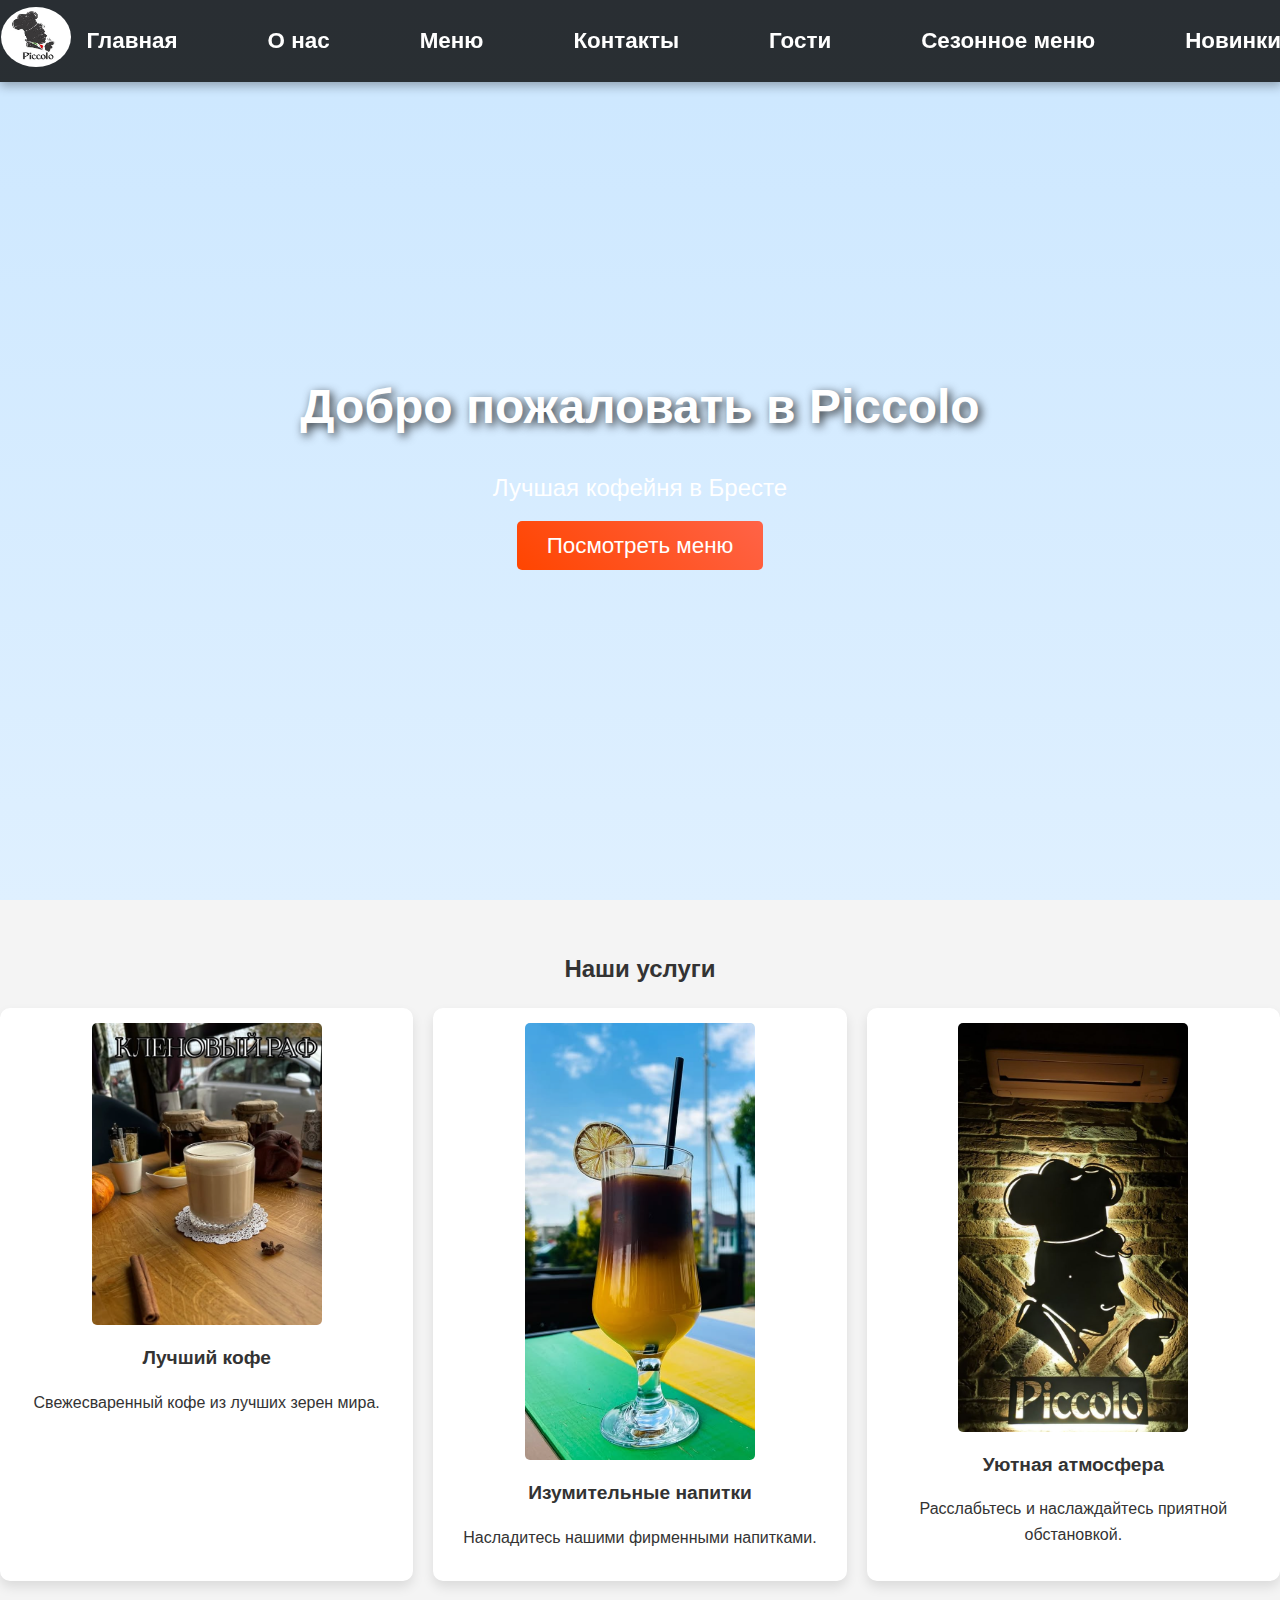
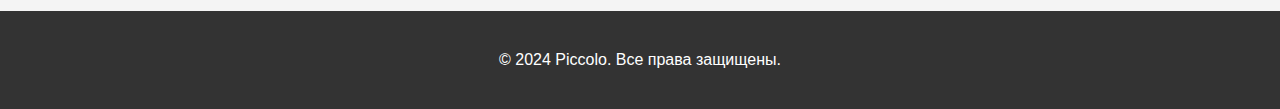
<file: index.html>
<!DOCTYPE html>
<html lang="ru">
<head>
    <meta charset="UTF-8">
    <meta name="viewport" content="width=device-width, initial-scale=1.0">
    <title>Piccolo - Главная страница</title>
    <link rel="stylesheet" href="style.css">
</head>
<body>
    <!-- Меню -->
    <nav class="main-menu">
        <div class="logo">
            <img src="piccolo.jpg" alt="Логотип Piccolo">
        </div>
        <ul class="menu-list fade-in">
            <li><a href="index.html">Главная</a></li>
            <li><a href="about.html">О нас</a></li>
            <li><a href="menu.html">Меню</a></li>
            <li><a href="contacts.html">Контакты</a></li>
            <li><a href="guests.html">Гости</a></li>
            <li><a href="seasonal-menu.html">Сезонное меню</a></li>
            <li><a href="new-items.html">Новинки</a></li>
        </ul>
        <div class="burger-menu fade-in" id="burger-menu">
            &#9776;
        </div>
    </nav>

    <!-- Герой-секция -->
    <section class="hero">
        <video class="hero-video" autoplay loop muted>
            <source src="https://cdn.pixabay.com/video/2024/03/04/202910-919288798_large.mp4" type="video/mp4">
            Ваш браузер не поддерживает видео.
        </video>
        <div class="container fade-in">
            <h1>Добро пожаловать в Piccolo</h1>
            <p>Лучшая кофейня в Бресте</p>
            <a href="menu.html" class="btn">Посмотреть меню</a>
        </div>
    </section>

    <!-- Услуги -->
    <section class="services">
        <div class="container">
            <h2 class="section-title fade-in">Наши услуги</h2>
            <div class="services-grid">
                <div class="service-card fade-in">
                    <img src="kofe.png" alt="Кофе">
                    <h3>Лучший кофе</h3>
                    <p>Свежесваренный кофе из лучших зерен мира.</p>
                </div>
                <div class="service-card fade-in">
                    <img src="napitok.png" alt="Напитки">
                    <h3>Изумительные напитки</h3>
                    <p>Насладитесь нашими фирменными напитками.</p>
                </div>
                <div class="service-card fade-in">
                    <img src="dizain.jpg" alt="Атмосфера">
                    <h3>Уютная атмосфера</h3>
                    <p>Расслабьтесь и наслаждайтесь приятной обстановкой.</p>
                </div>
            </div>
        </div>
    </section>

    <!-- Футер -->
    <footer class="footer">
        <div class="container fade-in">
            <p>© 2024 Piccolo. Все права защищены.</p>
        </div>
    </footer>

    <script src="script.js"></script>
</body>
</file>
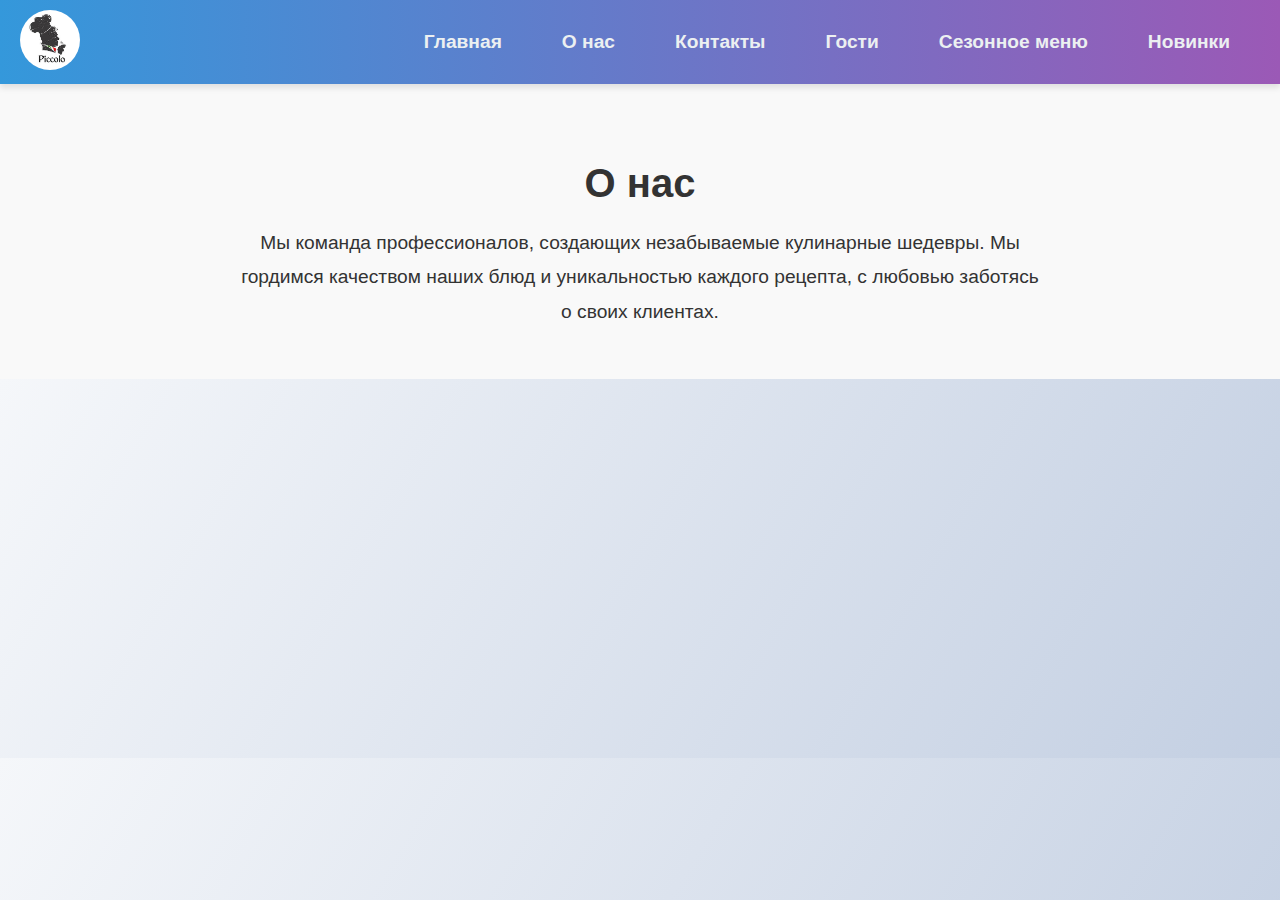
<file: about.html>
<!DOCTYPE html>
<html lang="ru">
<head>
    <meta charset="UTF-8">
    <meta name="viewport" content="width=device-width, initial-scale=1.0">
    <title>О нас</title>
    <link rel="stylesheet" href="about.css">
</head>
<body>
    <!-- Меню -->
    <nav class="main-menu" id="main-menu">
        <div class="logo">
            <img src="piccolo.jpg" alt="Логотип">
        </div>
        <!-- Бургер-меню для мобильных -->
        <div class="burger-menu" id="burger-menu">
            &#9776; <!-- Символ бургер-меню -->
        </div>
        <ul id="menu-list">
            <li><a href="index.html">Главная</a></li>
            <li><a href="about.html">О нас</a></li>
            <li><a href="contacts.html">Контакты</a></li>
            <li><a href="guests.html">Гости</a></li>
            <li><a href="seasonal-menu.html">Сезонное меню</a></li>
            <li><a href="new-items.html">Новинки</a></li>
        </ul>
    </nav>

    <!-- Раздел "О нас" -->
    <section class="about">
        <h1>О нас</h1>
        <p>Мы команда профессионалов, создающих незабываемые кулинарные шедевры. Мы гордимся качеством наших блюд и уникальностью каждого рецепта, с любовью заботясь о своих клиентах.</p>
    </section>

    <script>
        // Скрипт для бургер-меню
        const burgerMenu = document.getElementById('burger-menu');
        const mainMenu = document.getElementById('main-menu');  // Меню
        const menuList = document.getElementById('menu-list');
        
        burgerMenu.addEventListener('click', () => {
            mainMenu.classList.toggle('open');  // Меняем класс у родителя, а не у самого списка
        });
    </script>
</body>
</html>
</file>
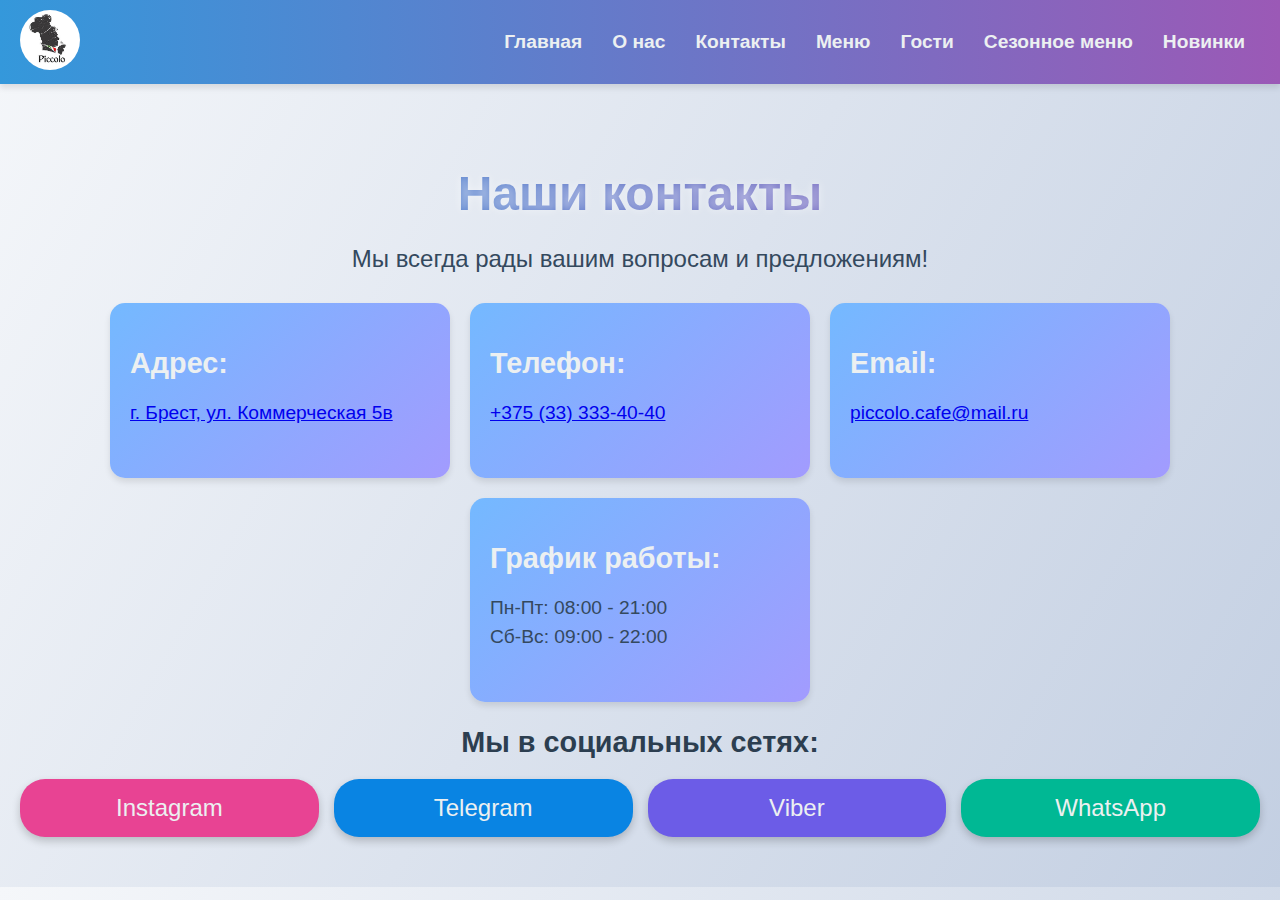
<file: contacts.html>
<!DOCTYPE html>
<html lang="ru">
<head>
    <meta charset="UTF-8">
    <meta name="viewport" content="width=device-width, initial-scale=1.0">
    <title>Контакты</title>
    <link rel="stylesheet" href="contacts.css">
</head>
<body>
    <!-- Меню -->
    <nav class="main-menu">
        <div class="logo">
            <img src="piccolo.jpg" alt="Логотип Piccolo">
        </div>
        <ul class="menu-list" id="menu-list">
            <li><a href="index.html">Главная</a></li>
            <li><a href="about.html">О нас</a></li>
            <li><a href="contacts.html">Контакты</a></li>
            <li><a href="menu.html">Меню</a></li>
            <li><a href="guests.html">Гости</a></li>
            <li><a href="seasonal-menu.html">Сезонное меню</a></li>
            <li><a href="new-items.html">Новинки</a></li>
        </ul>
        <div class="burger-menu" id="burger-menu">
            &#9776;
        </div>
    </nav>

    <!-- Раздел Контакты -->
    <section class="contacts">
        <h1>Наши контакты</h1>
        <p>Мы всегда рады вашим вопросам и предложениям!</p>

        <div class="contact-info">
            <div class="info-block">
                <h2>Адрес:</h2>
                <p><a href="https://yandex.kz/maps/org/piccolo/95706645065/?ll=23.772643%2C52.127465&z=14" target="_blank">г. Брест, ул. Коммерческая 5в </a></p>


            </div>
            <div class="info-block">
                <h2>Телефон:</h2>
                <p><a href="tel:+375333334040">+375 (33) 333-40-40</a></p>
            </div>
            <div class="info-block">
                <h2>Email:</h2>
                <p><a href="mailto:piccolo.cafe@mail.ru">piccolo.cafe@mail.ru</a></p>
            </div>
            <div class="info-block">
                <h2>График работы:</h2>
                <p>Пн-Пт: 08:00 - 21:00<br>Сб-Вс: 09:00 - 22:00</p>
            </div>
        </div>

        <!-- Социальные сети -->
        <div class="social-links">
            <h2>Мы в социальных сетях:</h2>
            <div class="social-icons">
                <a href="https://www.instagram.com/piccolo.brest/" target="_blank" class="social-icon instagram">Instagram</a>
                <a href="https://t.me" target="_blank" class="social-icon telegram">Telegram</a>
                <a href="https://viber.com" target="_blank" class="social-icon viber">Viber</a>
                <a href="https://www.whatsapp.com" target="_blank" class="social-icon whatsapp">WhatsApp</a>
            </div>
        </div>
    </section>

    <script>
        const burgerMenu = document.getElementById('burger-menu');
        const menuList = document.getElementById('menu-list');

        burgerMenu.addEventListener('click', () => {
            menuList.classList.toggle('open');
        });
    </script>
</body>
</html>
</file>
<file: style.css>
/* Общие стили */
body {
    font-family: 'Roboto', Arial, sans-serif;
    margin: 0;
    padding: 0;
    color: #333;
    background: linear-gradient(to bottom, #cce7ff, #f0f8ff);
    scroll-behavior: smooth;
    line-height: 1.6;
    overflow-x: hidden;
    position: relative;
}


/* Видео фоновое */
.hero-video {
    position: absolute;
    top: 0;
    left: 0;
    width: 100%;
    height: 100vh;
    object-fit: cover;
    z-index: -1;
}

/* Снежинки */
.snowflake {
    position: absolute;
    top: -10px;
    background-color: white;
    border-radius: 50%;
    width: 10px;
    height: 10px;
    opacity: 0.8;
    animation: snow linear infinite;
    pointer-events: none;
    z-index: 1;
}

@keyframes snow {
    0% { transform: translateY(-100px); }
    100% { transform: translateY(100vh); }
}

/* Анимации появления */
@keyframes fadeIn {
    0% { opacity: 0; transform: translateY(20px); }
    100% { opacity: 1; transform: translateY(0); }
}

.fade-in {
    animation: fadeIn 1s ease-out forwards;
    animation-delay: 0.5s; /* Задержка для плавного появления */
}

/* Меню */
.main-menu {
    background: rgba(0, 0, 0, 0.8); /* Полупрозрачный фон */
    padding: 7px 1px;
    position: fixed; /* Фиксируем шапку наверху экрана */
    top: 0;
    width: 100%;
    z-index: 1000;
    display: flex;
    justify-content: space-between;
    align-items: center;
    box-shadow: 0 4px 10px rgba(0, 0, 0, 0.3);
    transition: transform 0.3s ease, opacity 0.3s ease; /* Добавляем плавные переходы */
}
.main-menu.hidden {
    transform: translateY(-100%);
    opacity: 0;
}

/* Логотип */
.main-menu .logo img {
    height: 60px; /* Совпадает с обоими стилями */
    width: auto;
    border-radius: 50%;
}


.main-menu ul {
    display: flex;
    gap: 90px; /* Расстояние между пунктами меню */
    margin: 0;
    padding: 0;
}

.main-menu ul li {
    list-style: none;
}

.main-menu ul li a {
    color: white;
    text-decoration: none;
    font-size: 1.2rem;
    font-weight: bold;
    transition: color 0.3s ease;
}

.main-menu ul li a:hover {
    color: #ff6347;
}

/* Для ПК текста в шапке */
@media (min-width: 1024px) {
    .main-menu ul li a {
        font-size: 1.4rem; /* Увеличиваем текст для больших экранов */
    }
    .main-menu .logo img {
        width: 70px; /* Увеличиваем логотип для больших экранов */
    }
}

/* Герой-секция */
.hero {
    height: 100vh;
    display: flex;
    justify-content: center;
    align-items: center;
    position: relative;
    text-align: center;
    color: white;
    z-index: 2;
    padding: 0 20px;
}

.hero h1 {
    font-size: 3rem;
    margin-bottom: 15px;
    text-shadow: 3px 3px 10px rgba(0, 0, 0, 0.8);
}

.hero p {
    font-size: 1.5rem;
    margin-bottom: 20px;
}

.hero .btn {
    background: linear-gradient(45deg, #ff4500, #ff6347);
    padding: 12px 30px;
    font-size: 1.4rem;
    color: white;
    text-decoration: none;
    border-radius: 5px;
    transition: background 0.3s ease;
}

.hero .btn:hover {
    background: linear-gradient(45deg, #ff6347, #ff4500);
}

/* Услуги */
.services {
    padding: 30px 0;
    background: #f4f4f4;
    position: relative;
    z-index: 2;
}

.services .container {
    text-align: center;
}

.services .services-grid {
    display: grid;
    grid-template-columns: repeat(3, 1fr);
    gap: 20px;
}

.service-card {
    background: #fff;
    padding: 15px;
    text-align: center;
    border-radius: 10px;
    box-shadow: 0 6px 12px rgba(0, 0, 0, 0.1);
}

.service-card img {
    max-width: 80%; /* Уменьшаем ширину изображений */
    height: auto; /* Сохраняем пропорции */
    margin: 0 auto; /* Центрируем изображение */
    border-radius: 5px; /* Делаем края чуть скругленными */
    transition: transform 0.3s ease; /* Добавляем эффект наведения */
}

.service-card img:hover {
    transform: scale(1.05); /* Увеличиваем изображение при наведении */
}

.service-card h3 {
    font-size: 1.2rem;
    margin: 10px 0;
}

/* Медиа-запрос для еще меньших изображений на больших экранах */
@media (min-width: 1024px) {
    .service-card img {
        max-width: 60%; /* Еще меньше для больших экранов */
    }
}

/* Футер */
.footer {
    background: #333;
    color: white;
    padding: 20px 0;
    text-align: center;
    z-index: 2;
}

/* Медиа-запросы */
@media (max-width: 768px) {
    .services .services-grid {
        grid-template-columns: 1fr 1fr;
    }
}

@media (max-width: 480px) {
    .services .services-grid {
        grid-template-columns: 1fr;
    }
}

/* Бургер-меню */
.burger-menu {
    display: none; /* Скрываем бургер-меню по умолчанию */
    font-size: 2rem;
    color: white;
    cursor: pointer; /* Курсор для кликабельности */
    z-index: 1100; /* Чтобы кнопка была поверх других элементов */
}

/* Показываем бургер-меню на мобильных устройствах */
@media (max-width: 768px) {
    .burger-menu {
        display: block; /* Показываем бургер-меню на мобильных */
    }

    /* Скрываем меню на мобильных устройствах, пока не активировано */
    .main-menu ul {
        display: none;
    }
    
    .main-menu.active ul {
        display: block;
    }
}
</file>
<file: about.css>
/* Стили для страницы "О нас" */
body {
    font-family: 'Roboto', sans-serif; /* Изменён шрифт для совпадения со вторым кодом */
    margin: 0;
    padding: 0;
    box-sizing: border-box;
    background: linear-gradient(120deg, #f5f7fa, #c3cfe2);
    color: #2c3e50;
}

/* Меню */
.main-menu {
    display: flex;
    justify-content: space-between;
    align-items: center;
    background: linear-gradient(90deg, #3498db, #9b59b6);
    padding: 10px 20px;
    position: sticky;
    top: 0;
    z-index: 1000;
    box-shadow: 0 4px 6px rgba(0, 0, 0, 0.1);
}

/* Логотип */
.main-menu .logo img {
    height: 60px; /* Совпадает с обоими стилями */
    width: auto;
    border-radius: 50%;
}

/* Меню списка */
.main-menu ul {
    list-style: none;
    display: flex;
    margin: 0;
    padding: 0;
}

/* Элементы меню */
.main-menu li {
    margin: 0 15px;
}

/* Ссылки в меню */
.main-menu a {
    text-decoration: none;
    color: #ecf0f1;
    font-size: 1.2rem;
    font-weight: bold;
    padding: 10px 15px; /* Добавлены внутренние отступы */
    border-radius: 5px; /* Добавлено для единства со вторым стилем */
    transition: background-color 0.3s ease, text-shadow 0.3s ease;
}

.main-menu a:hover {
    background-color: #f1c40f;
    text-shadow: 0 0 8px rgba(255, 255, 255, 0.8);
}

/* Бургер-меню */
.burger-menu {
    display: none;
    font-size: 2rem;
    color: white;
    cursor: pointer;
}

/* Адаптивное меню для мобильных */
@media (max-width: 768px) {
    .main-menu ul {
        display: none;
        width: 100%;
        flex-direction: column;
        text-align: center;
        position: absolute;
        top: 50px;
        right: 0;
        background-color: #333;
        opacity: 0;
        visibility: hidden;
        transition: opacity 0.3s ease, visibility 0.3s ease;
    }

    .main-menu.open ul {
        display: flex;
        opacity: 1;
        visibility: visible;
    }

    .burger-menu {
        display: block;
    }

    .main-menu li {
        margin: 10px 0;
    }

    .main-menu a {
        font-size: 1.2rem;
        padding: 10px;
    }
}

/* Стили для секции "О нас" */
.about {
    padding: 50px;
    text-align: center;
    background: #f9f9f9;
    color: #333;
}

.about h1 {
    font-size: 2.5rem;
    margin-bottom: 20px;
}

.about p {
    font-size: 1.2rem;
    line-height: 1.8;
    max-width: 800px;
    margin: 0 auto;
}

/* Преимущества */
.about ul {
    list-style: none;
    padding: 0;
    text-align: left;
    margin: 20px auto;
    max-width: 600px;
}

.about ul li {
    font-size: 1.1rem;
    margin: 10px 0;
}

/* Команда */
.team {
    display: flex;
    justify-content: center;
    gap: 30px;
    margin-top: 30px;
}

.team-member {
    text-align: center;
    max-width: 250px;
}

.team-member img {
    width: 100%;
    border-radius: 50%;
    height: 200px;
    object-fit: cover;
}

.team-member h3 {
    font-size: 1.3rem;
    margin-top: 10px;
}

.team-member p {
    font-size: 1rem;
}

/* Отзывы */
blockquote {
    font-style: italic;
    margin: 20px auto;
    max-width: 800px;
    border-left: 4px solid #ff6347;
    padding-left: 20px;
    color: #555;
}

blockquote p {
    font-size: 1.2rem;
}

/* Галерея */
.gallery {
    display: flex;
    justify-content: center;
    gap: 20px;
    margin-top: 40px;
}

.gallery img {
    width: 300px;
    height: 200px;
    object-fit: cover;
    border-radius: 10px;
}
</file>
<file: contacts.css>
/* Общие стили */
body {
    font-family: 'Arial', sans-serif;
    margin: 0;
    padding: 0;
    background: linear-gradient(120deg, #f5f7fa, #c3cfe2);
    color: #2c3e50;
    box-sizing: border-box;
}

/* Меню */
.main-menu {
    display: flex;
    justify-content: space-between;
    align-items: center;
    background: linear-gradient(90deg, #3498db, #9b59b6);
    padding: 10px 20px;
    position: sticky;
    top: 0;
    z-index: 1000;
    box-shadow: 0 4px 6px rgba(0, 0, 0, 0.1);
}

.main-menu .logo img {
    height: 60px;
    width: auto;
    border-radius: 50%;
}

.menu-list {
    display: flex;
    list-style: none;
    margin: 0;
    padding: 0;
}

.menu-list li {
    margin: 0 15px;
}

.menu-list a {
    text-decoration: none;
    color: #ecf0f1;
    font-size: 1.2rem;
    font-weight: bold;
    transition: all 0.3s ease;
    position: relative;
}

.menu-list a:hover {
    color: #f1c40f;
    text-shadow: 0 0 8px rgba(255, 255, 255, 0.8);
}

/* Стили для секции Контакты */
.contacts {
    padding: 50px 20px;
    text-align: center;
    color: #2c3e50;
}

.contacts h1 {
    font-size: 3rem;
    margin-bottom: 20px;
    background: linear-gradient(to right, #3498db, #9b59b6);
    -webkit-background-clip: text;
    background-clip: text;
    -webkit-text-fill-color: transparent;
    color: transparent;
    text-shadow: 0 0 8px rgba(255, 255, 255, 0.5);
}

.contacts p {
    font-size: 1.5rem;
    margin-bottom: 30px;
    color: #34495e;
}

.contact-info {
    display: flex;
    flex-wrap: wrap;
    justify-content: center;
    gap: 20px;
}

.info-block {
    background: linear-gradient(135deg, #74b9ff, #a29bfe);
    color: #ecf0f1;
    padding: 20px;
    border-radius: 15px;
    width: 300px;
    max-width: 100%;
    box-shadow: 0 4px 6px rgba(0, 0, 0, 0.1);
    transition: transform 0.3s ease, box-shadow 0.3s ease;
    text-align: left;
}

.info-block:hover {
    transform: scale(1.05);
    box-shadow: 0 6px 12px rgba(0, 0, 0, 0.3);
}

.info-block h2 {
    font-size: 1.8rem;
    margin-bottom: 10px;
}

.info-block p {
    font-size: 1.2rem;
    line-height: 1.5;
}

/* Стили для социальных сетей */
.social-links h2 {
    font-size: 1.8rem;
    margin-bottom: 20px;
    color: #2c3e50;
}

.social-icons {
    display: flex;
    justify-content: center;
    gap: 15px;
}

.social-icon {
    display: block;
    text-decoration: none;
    background-color: #2c3e50;
    color: #ecf0f1;
    font-size: 1.5rem;
    padding: 15px 25px;
    width: 250px;
    text-align: center;
    border-radius: 25px;
    transition: background 0.3s, transform 0.3s;
    box-shadow: 0 4px 8px rgba(0, 0, 0, 0.2);
}

.social-icon:hover {
    background-color: #1abc9c;
    transform: translateY(-5px);
    box-shadow: 0 6px 12px rgba(0, 0, 0, 0.3);
}

.social-icon.instagram {
    background-color: #e84393;
}

.social-icon.telegram {
    background-color: #0984e3;
}

.social-icon.viber {
    background-color: #6c5ce7;
}

.social-icon.whatsapp {
    background-color: #00b894;
}
/* Бургер-меню */
.burger-menu {
    display: none;
    font-size: 2rem;
    color: white;
    cursor: pointer;
}

/* Адаптивность */
@media (max-width: 1024px) {
    .burger-menu {
        display: block;
    }

    .menu-list {
        display: none;
        flex-direction: column;
        background-color: #333;
        position: absolute;
        top: 100%;
        right: 0;
        width: 100%;
        padding: 10px 0;
    }

    .menu-list.open {
        display: flex;
    }

    .menu-list li {
        margin: 10px 0;
    }
}

/* Адаптивность для мобильных */
@media (max-width: 768px) {
    .social-icons {
        flex-direction: column;
    }

    .social-icon {
        width: 80%;
        font-size: 1.2rem;
        padding: 12px 20px;
    }
}
</file>
